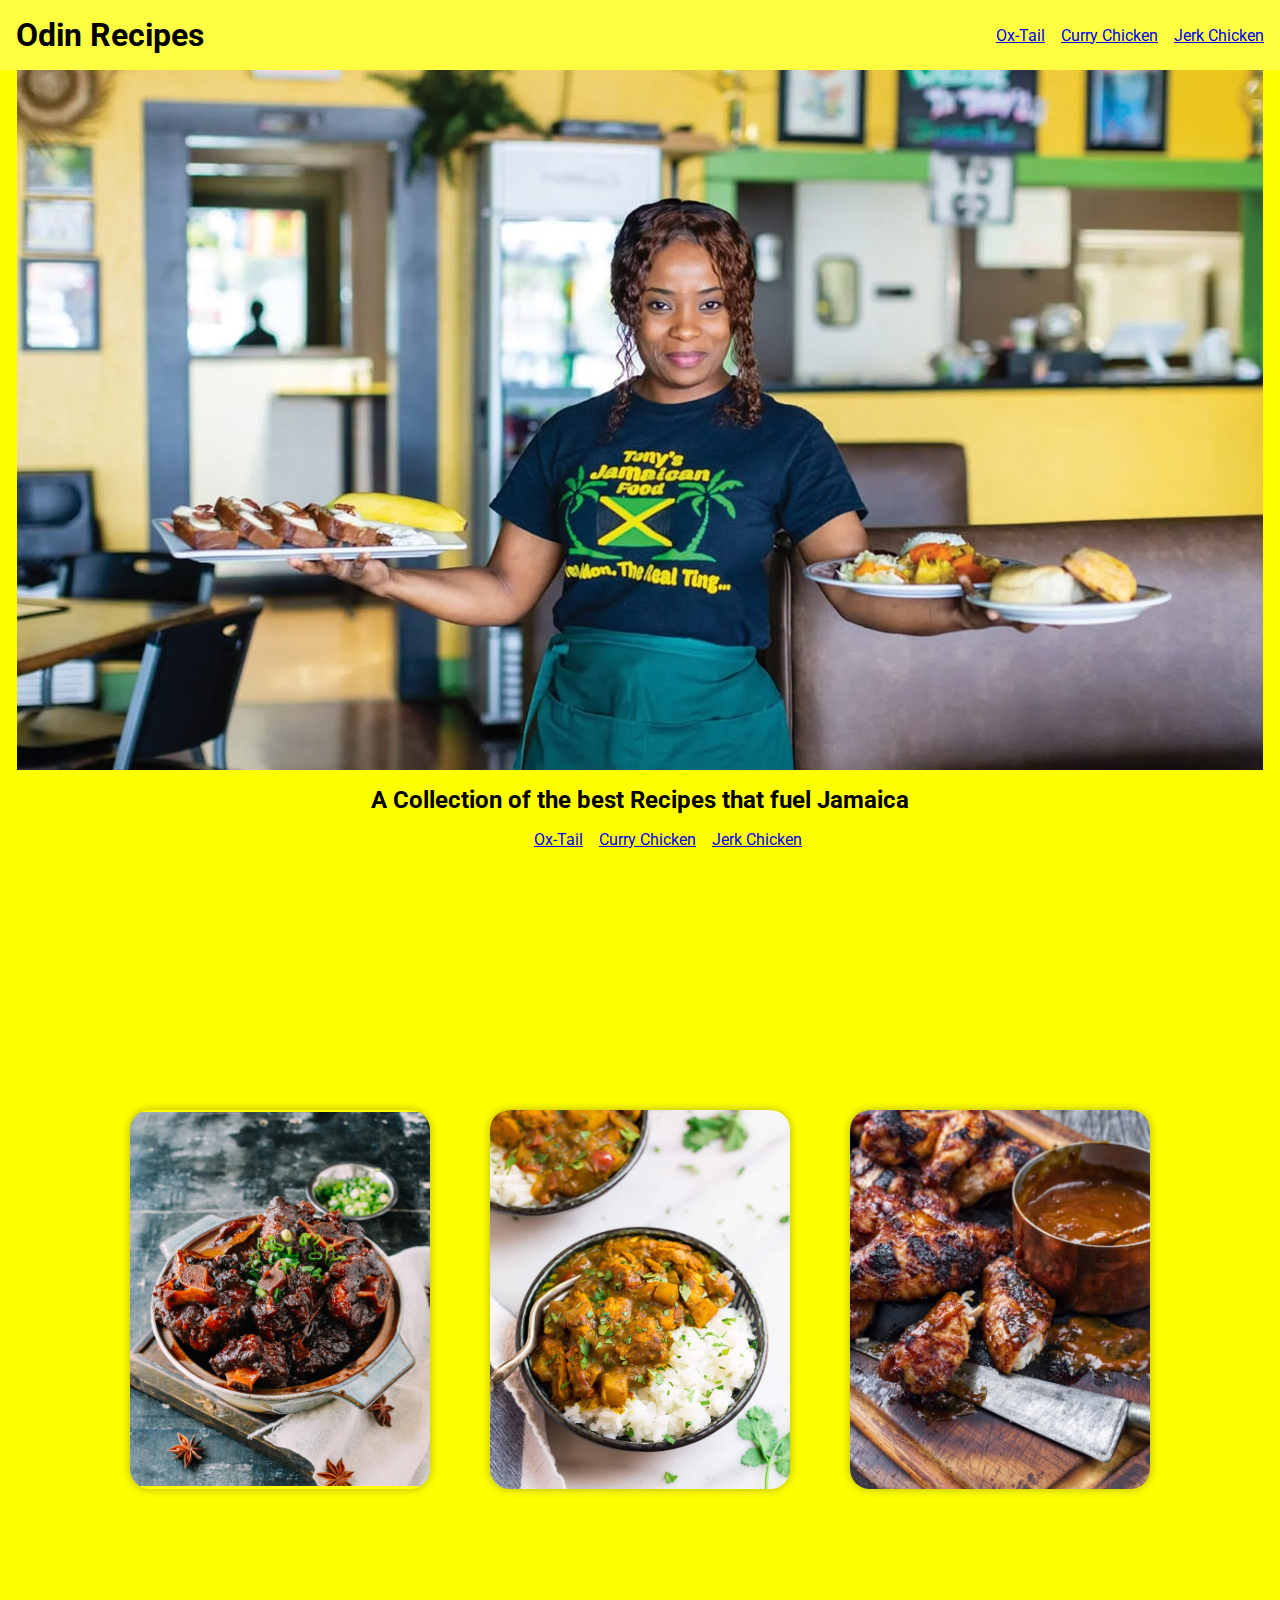
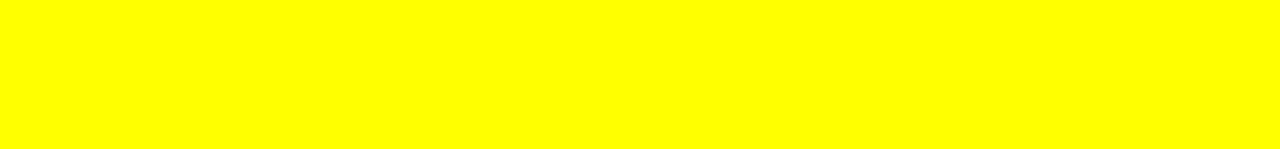
<file: index.html>
<!DOCTYPE html>
<html lang="en">
  <head>
    <meta charset="UTF-8" />
    <meta http-equiv="X-UA-Compatible" content="IE=edge" />
    <meta name="viewport" content="width=device-width, initial-scale=1.0" />
    <title>Document</title>
    <link rel="stylesheet" href="./style.css" />
  </head>
  <body>
    <header>
      <main>

        <nav>
          <h1>Odin Recipes</h1>
          <ul class="navigation">
            <li><a href="recipes/Oxtail.html">Ox-Tail</a></li>
            <li><a href="recipes/Curry.html">Curry Chicken</a></li>
            <li><a href="recipes/Jerk.html">Jerk Chicken</a></li>
          </ul>
        </nav>
      </header>
      <section class="Collection">
        <div class="Jamaica">
          <img src="recipes/html-assets/Cook.jpg" class= "Cook" alt="Cook" />
          <h2>A Collection of the best Recipes that fuel Jamaica</h2>
        </div>
        <div >
          <ul class="meat">
            <li><a href="recipes/Oxtail.html">Ox-Tail</a></li>
          <li><a href="recipes/Curry.html">Curry Chicken</a></li>
          <li><a href="recipes/Jerk.html">Jerk Chicken</a></li>
        </ul>
      </div>
    </section>
  </main>
  <footer>
    <div class="container">
      <div class="card card0">
        <div class="border">
          <a href="recipes/Oxtail.html">Ox-Tail</a>
          <div class="icon">

          </div>
        </div>
      </div>
      
      <div class="card card1">
        <div class="border">
          <a href="recipes/Curry.html">Curry Chicken</a>
          <div class="icon">
            
          </div>
        </div>
      </div>

      <div class="card card2">
        <div class="border">
          <a href="recipes/Jerk.html">Jerk Chicken</a>
          <div class="icon">
            
          </div>
        </div>
      </div>
    </div>
  
  </footer>
  </body>
</html>
</file>
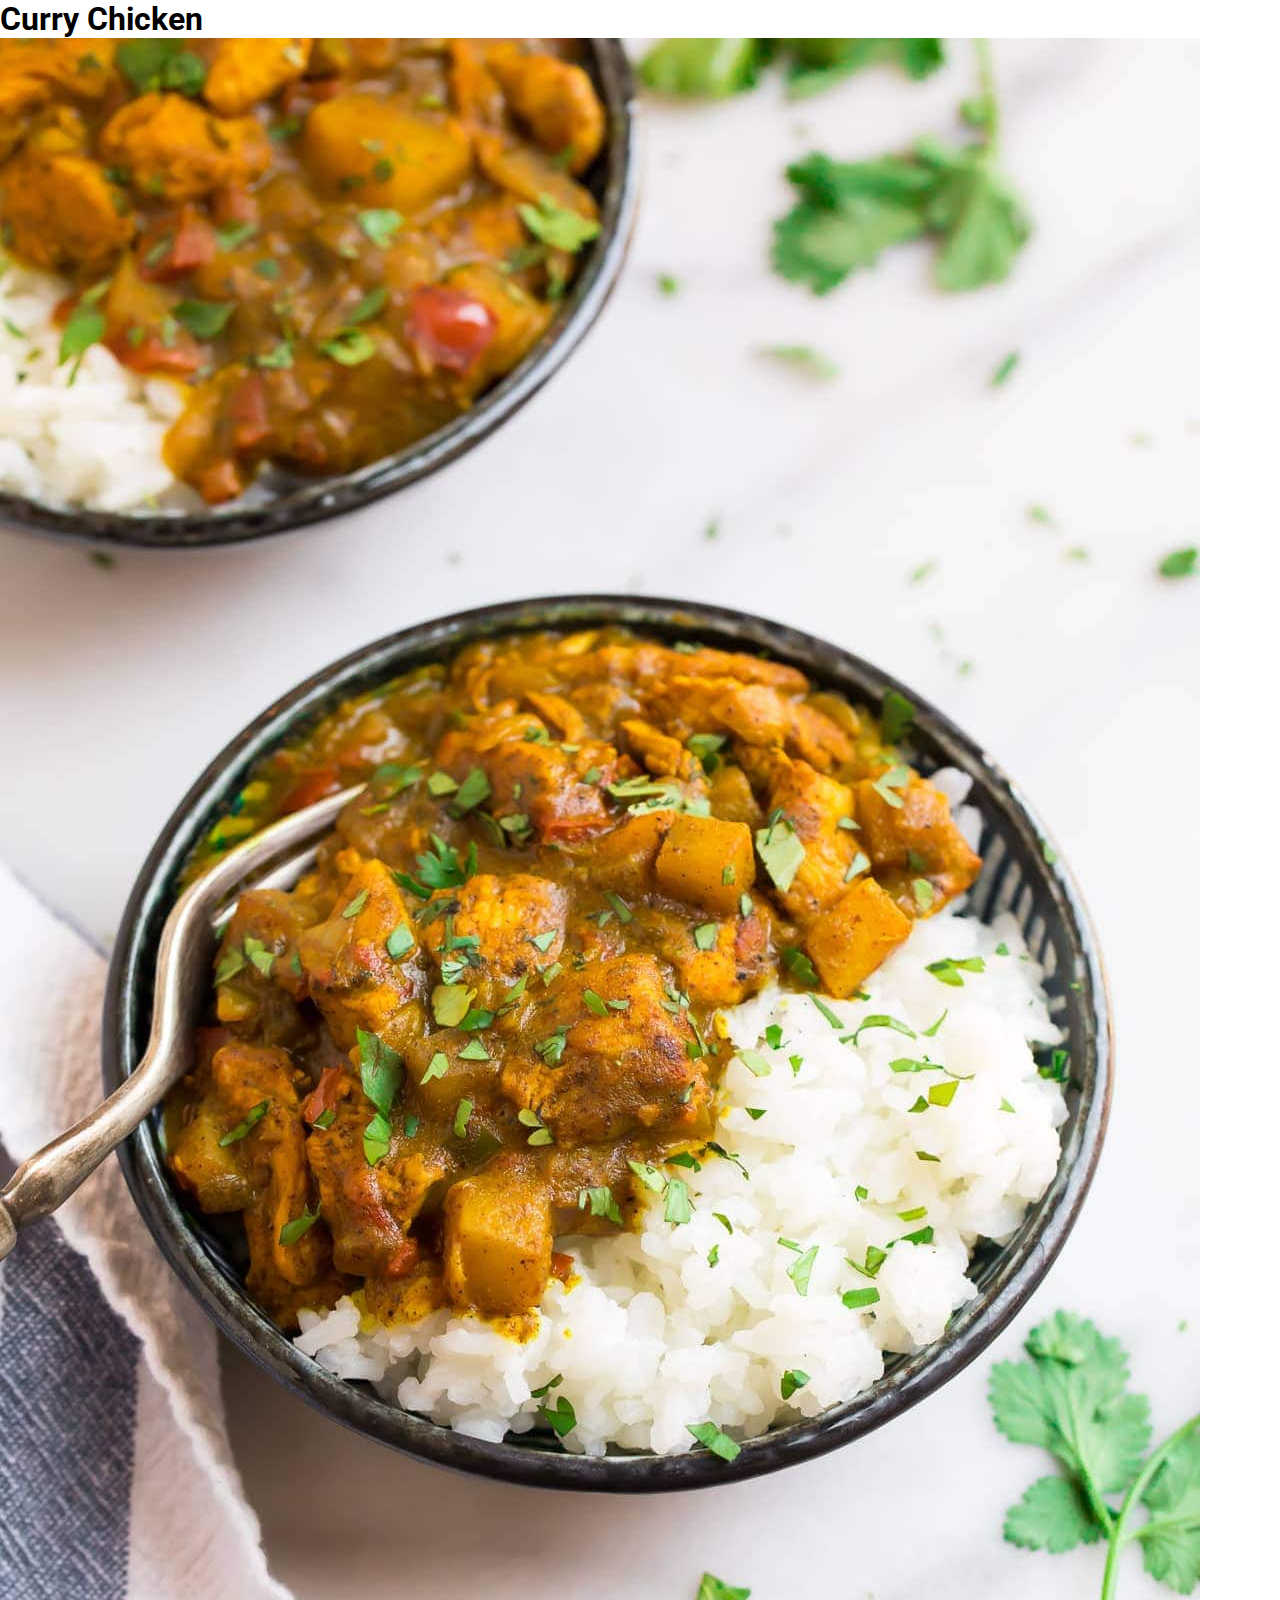
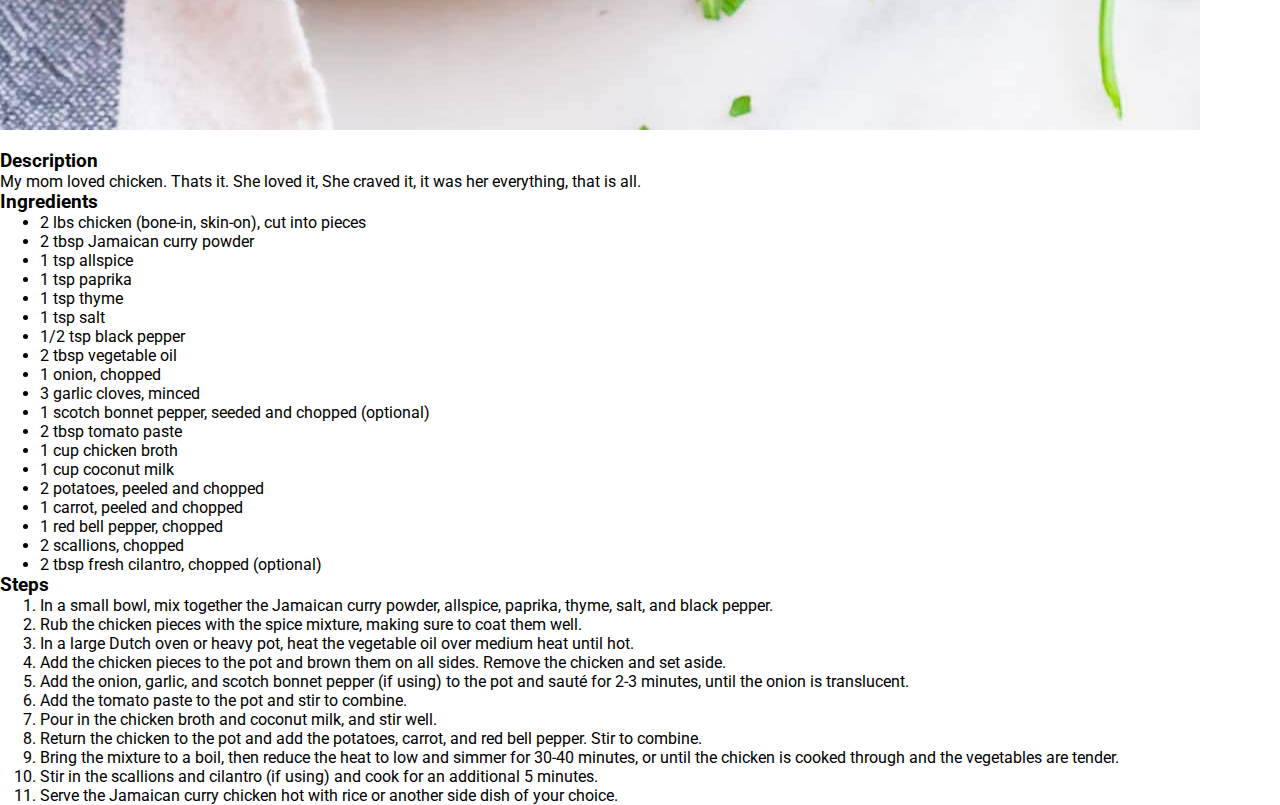
<file: recipes/Curry.html>
<!DOCTYPE html>
<html lang="en">
<head>
    <meta charset="UTF-8">
    <meta http-equiv="X-UA-Compatible" content="IE=edge">
    <meta name="viewport" content="width=device-width, initial-scale=1.0">
    <title>Document</title>
    <link rel="stylesheet" href="../style.css">
</head>
<body>
    <h1>Curry Chicken</h1>
    <img src="./html-assets/Curry.jpg" alt="curry">
    <h3>Description</h3>
    <p>My mom loved chicken. Thats it. She loved it, She craved it, it was her everything, that is all.</p>
    <h3>Ingredients</h3>
    <ul>
        <li>2 lbs chicken (bone-in, skin-on), cut into pieces</li>
        <li>2 tbsp Jamaican curry powder</li>
        <li>1 tsp allspice</li>
        <li>1 tsp paprika</li>
        <li>1 tsp thyme</li>
        <li>1 tsp salt</li>
        <li>1/2 tsp black pepper</li>
        <li>2 tbsp vegetable oil</li>
        <li>1 onion, chopped</li>
        <li>3 garlic cloves, minced</li>
        <li>1 scotch bonnet pepper, seeded and chopped (optional)</li>
        <li>2 tbsp tomato paste</li>
        <li>1 cup chicken broth</li>
        <li>1 cup coconut milk</li>
        <li>2 potatoes, peeled and chopped</li>
        <li>1 carrot, peeled and chopped</li>
        <li>1 red bell pepper, chopped</li>
        <li>2 scallions, chopped</li>
        <li>2 tbsp fresh cilantro, chopped (optional)</li>
    </ul>
    <h3>Steps</h3>
    <ol>
        <li>In a small bowl, mix together the Jamaican curry powder, allspice, paprika, thyme, salt, and black pepper.</li>
        <li>Rub the chicken pieces with the spice mixture, making sure to coat them well.</li>
        <li>In a large Dutch oven or heavy pot, heat the vegetable oil over medium heat until hot.</li>
        <li>Add the chicken pieces to the pot and brown them on all sides. Remove the chicken and set aside.</li>
        <li>Add the onion, garlic, and scotch bonnet pepper (if using) to the pot and sauté for 2-3 minutes, until the onion is translucent.</li>
        <li>Add the tomato paste to the pot and stir to combine.</li>
        <li>Pour in the chicken broth and coconut milk, and stir well.</li>
        <li>Return the chicken to the pot and add the potatoes, carrot, and red bell pepper. Stir to combine.</li>
        <li>Bring the mixture to a boil, then reduce the heat to low and simmer for 30-40 minutes, or until the chicken is cooked through and the vegetables are tender.</li>
        <li>Stir in the scallions and cilantro (if using) and cook for an additional 5 minutes.</li>
        <li>Serve the Jamaican curry chicken hot with rice or another side dish of your choice.</li>
    </ol>
</body>
</html>
</file>
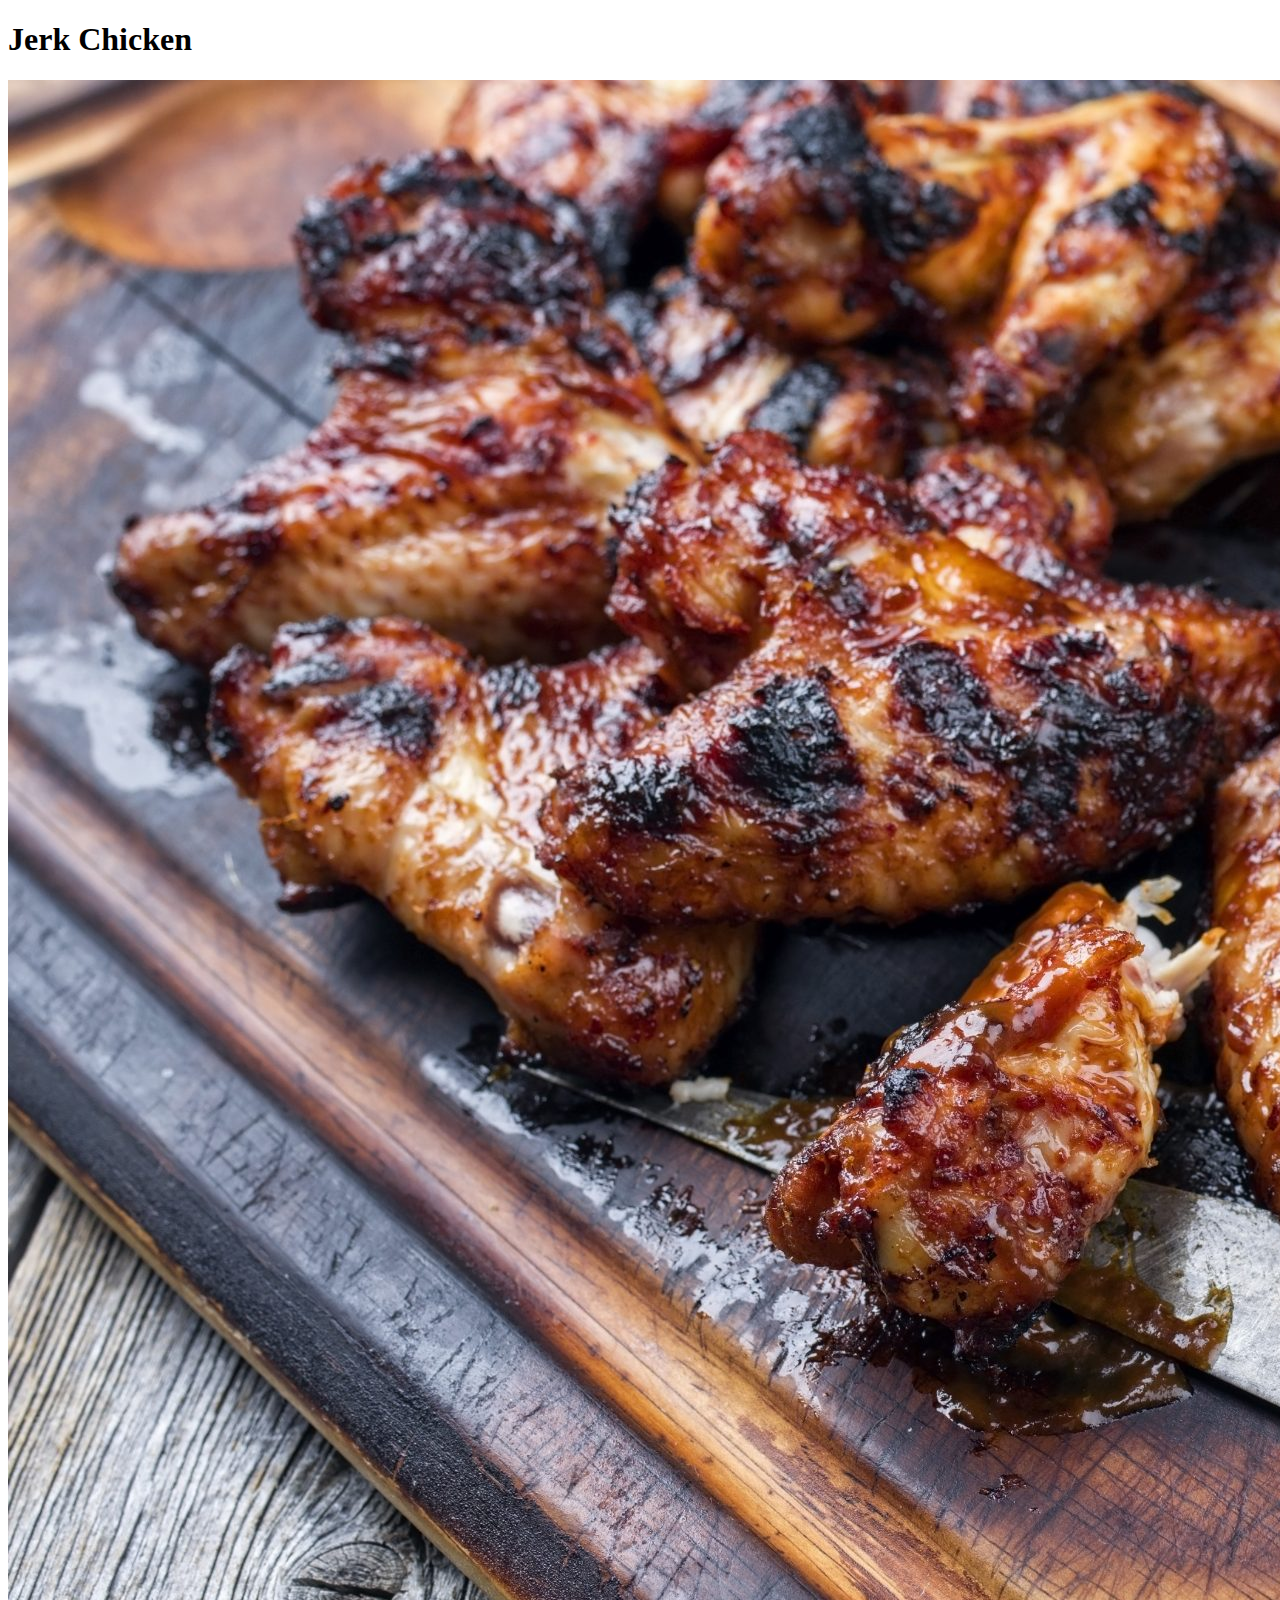
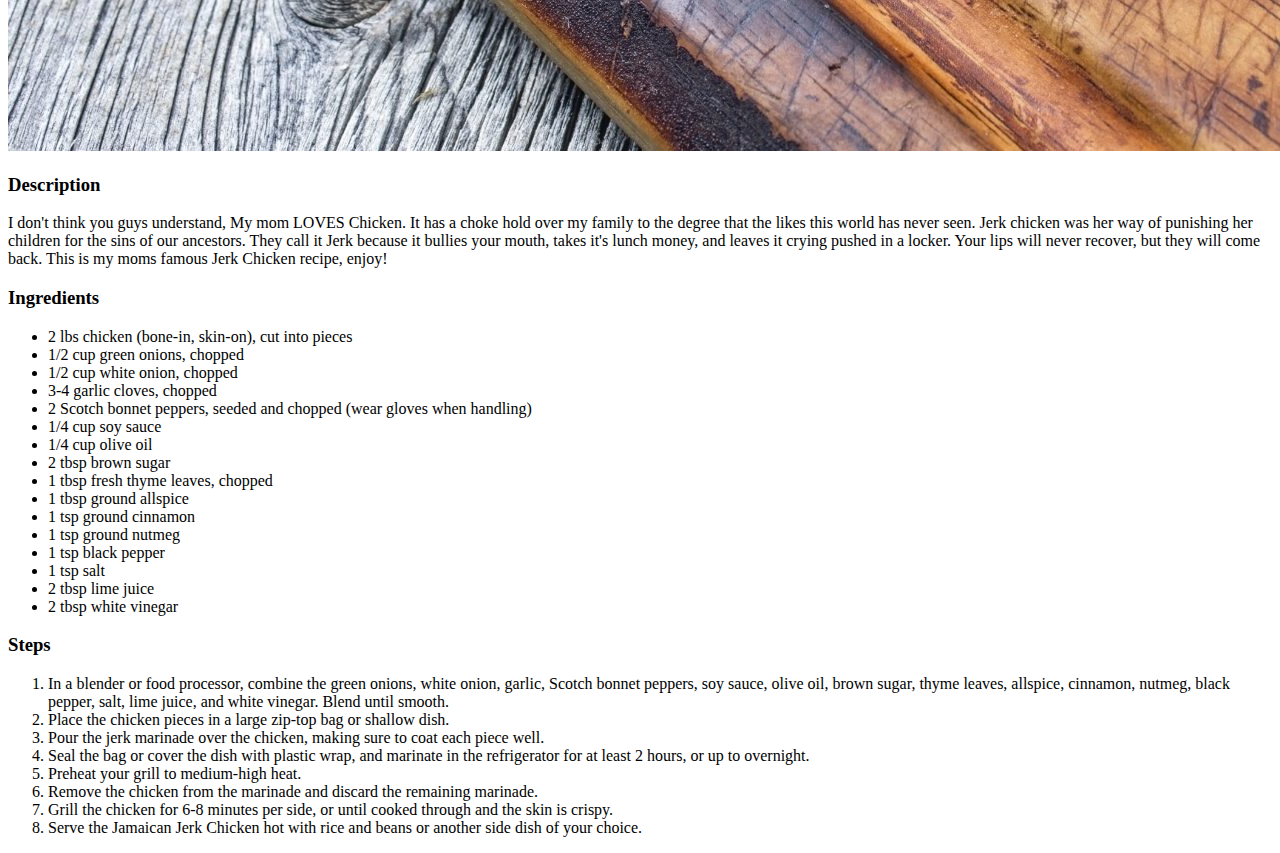
<file: recipes/Jerk.html>
<!DOCTYPE html>
<html lang="en">
<head>
    <meta charset="UTF-8">
    <meta http-equiv="X-UA-Compatible" content="IE=edge">
    <meta name="viewport" content="width=device-width, initial-scale=1.0">
    <title>Document</title>
</head>
<body>
    <h1>Jerk Chicken</h1>
    <img src="./html-assets/Jerk.jpeg" alt="Jerk-Chicken">
    <h3>Description</h3>
    <p>I don't think you guys understand, My mom LOVES Chicken. It has a choke hold over my family to the degree that the likes this world has never seen. Jerk chicken was her way of punishing her children for the sins of our ancestors. They call it Jerk because it bullies your mouth, takes it's lunch money, and leaves it crying pushed in a locker. Your lips will never recover, but they will come back. This is my moms famous Jerk Chicken recipe, enjoy!</p>
    <h3>Ingredients</h3>
    <ul>
        <li>2 lbs chicken (bone-in, skin-on), cut into pieces</li>
        <li>1/2 cup green onions, chopped</li>
        <li>1/2 cup white onion, chopped</li>
        <li>3-4 garlic cloves, chopped</li>
        <li>2 Scotch bonnet peppers, seeded and chopped (wear gloves when handling)</li>
        <li>1/4 cup soy sauce</li>
        <li>1/4 cup olive oil</li>
        <li>2 tbsp brown sugar</li>
        <li>1 tbsp fresh thyme leaves, chopped</li>
        <li>1 tbsp ground allspice</li>
        <li>1 tsp ground cinnamon</li>
        <li>1 tsp ground nutmeg</li>
        <li>1 tsp black pepper</li>
        <li>1 tsp salt</li>
        <li>2 tbsp lime juice</li>
        <li>2 tbsp white vinegar</li>
    </ul>
    <h3>Steps</h3>
    <ol>
        <li>In a blender or food processor, combine the green onions, white onion, garlic, Scotch bonnet peppers, soy sauce, olive oil, brown sugar, thyme leaves, allspice, cinnamon, nutmeg, black pepper, salt, lime juice, and white vinegar. Blend until smooth.        </li>
        <li>Place the chicken pieces in a large zip-top bag or shallow dish.</li>
        <li>Pour the jerk marinade over the chicken, making sure to coat each piece well.</li>
        <li>Seal the bag or cover the dish with plastic wrap, and marinate in the refrigerator for at least 2 hours, or up to overnight.</li>
        <li>Preheat your grill to medium-high heat.</li>
        <li>Remove the chicken from the marinade and discard the remaining marinade.</li>
        <li>Grill the chicken for 6-8 minutes per side, or until cooked through and the skin is crispy.</li>
        <li>Serve the Jamaican Jerk Chicken hot with rice and beans or another side dish of your choice.</li>
    </ol>
</body>
</html>
</file>
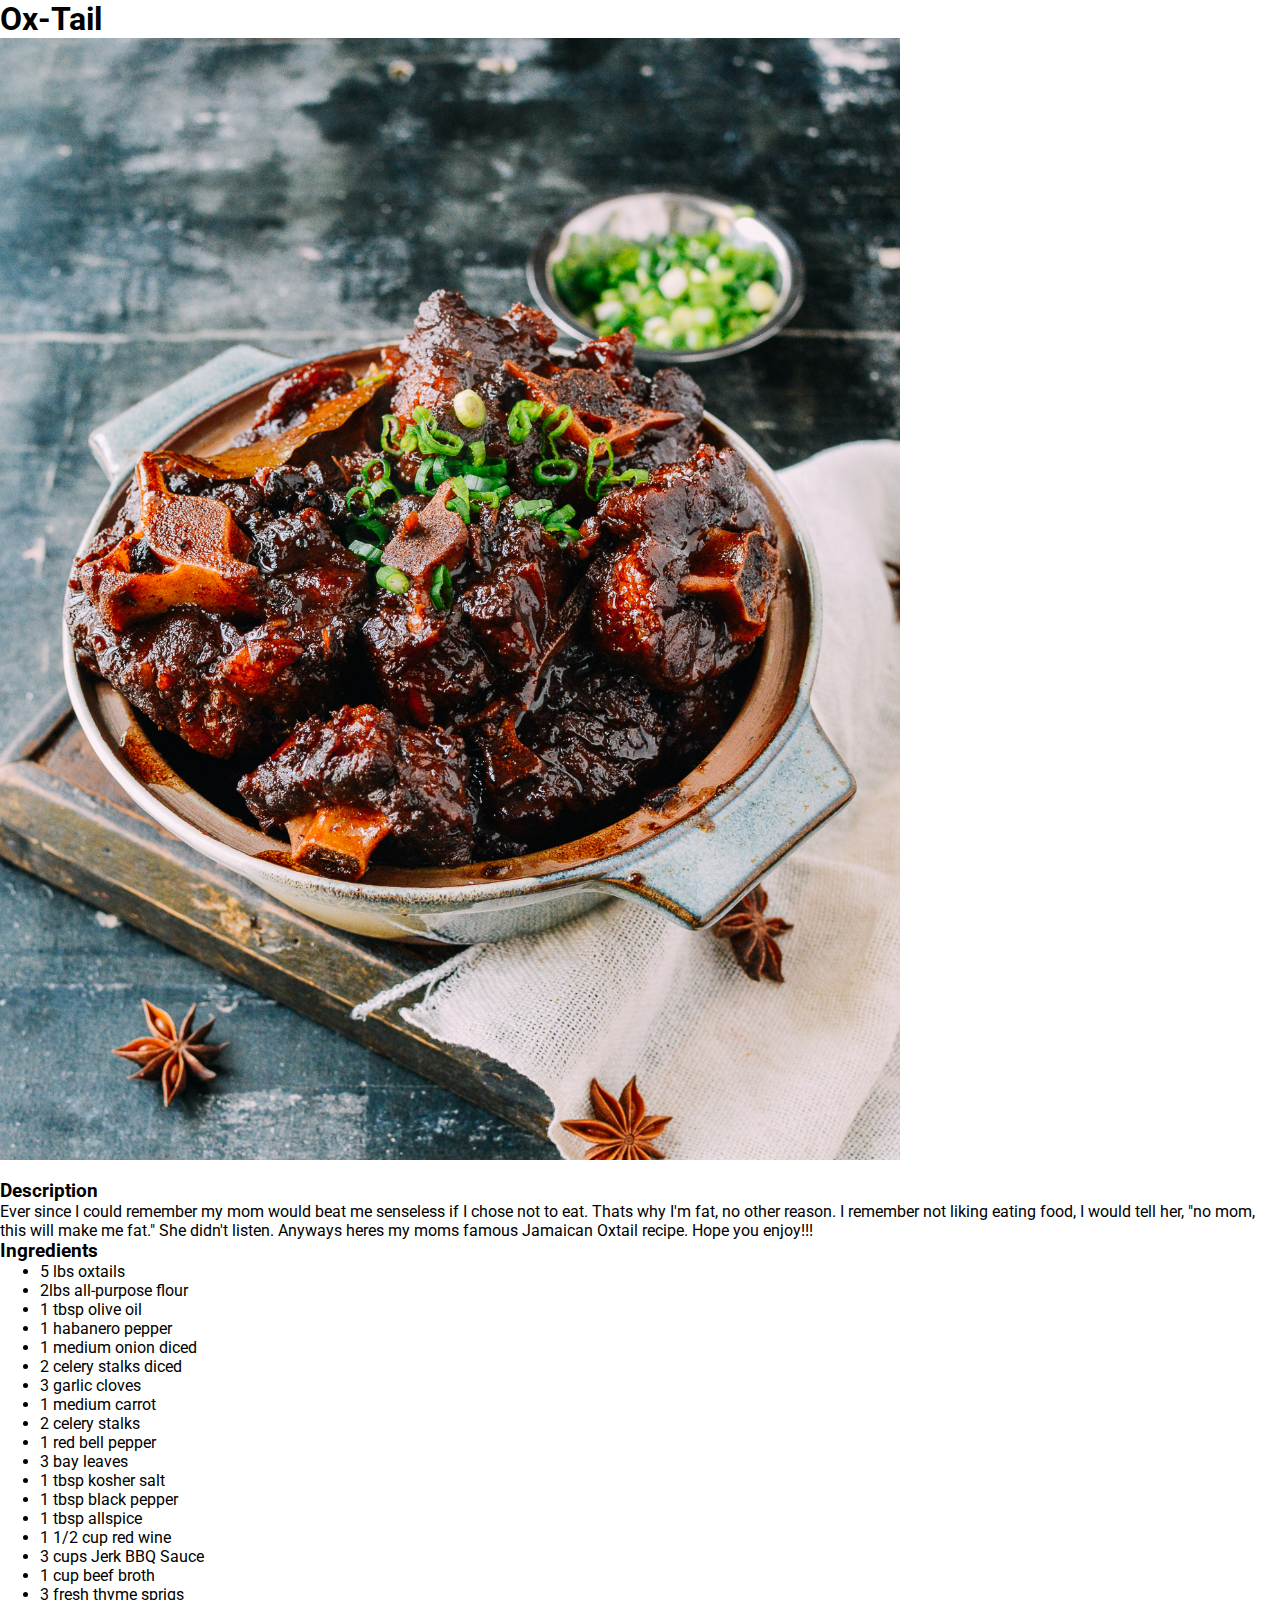
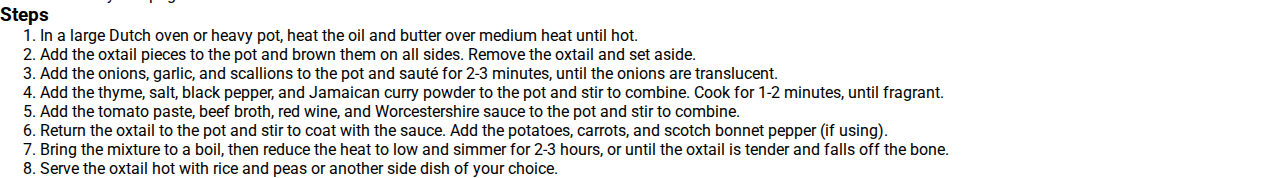
<file: recipes/Oxtail.html>
<!DOCTYPE html>
<html lang="en">
  <head>
    <meta charset="UTF-8" />
    <meta http-equiv="X-UA-Compatible" content="IE=edge" />
    <meta name="viewport" content="width=device-width, initial-scale=1.0" />
    <title>Document</title>
    <link rel="stylesheet" href="../style.css">
  </head>
  <body>
    <h1>Ox-Tail</h1>
    <img src="./html-assets/OXTAIL.jpg" class="Ox-pic" alt="" />
    <h3>Description</h3>
    <p>
      Ever since I could remember my mom would beat me senseless if I chose not
      to eat. Thats why I'm fat, no other reason. I remember not liking eating
      food, I would tell her, "no mom, this will make me fat." She didn't
      listen. Anyways heres my moms famous Jamaican Oxtail recipe. Hope you
      enjoy!!!
    </p>
    <h3>Ingredients</h3>
    <ul>
      <li>5 lbs oxtails</li>
      <li>2lbs all-purpose flour</li>
      <li>1 tbsp olive oil</li>
      <li>1 habanero pepper</li>
      <li>1 medium onion diced</li>
      <li>2 celery stalks diced</li>
      <li>3 garlic cloves</li>
      <li>1 medium carrot</li>
      <li>2 celery stalks</li>
      <li>1 red bell pepper</li>
      <li>3 bay leaves</li>
      <li>1 tbsp kosher salt</li>
      <li>1 tbsp black pepper</li>
      <li>1 tbsp allspice</li>
      <li>1 1/2 cup red wine</li>
      <li>3 cups Jerk BBQ Sauce</li>
      <li>1 cup beef broth</li>
      <li>3 fresh thyme sprigs</li>
    </ul>
    <h3>Steps</h3>
    <ol>
        <li>In a large Dutch oven or heavy pot, heat the oil and butter over medium heat until hot.</li>
        <li>Add the oxtail pieces to the pot and brown them on all sides. Remove the oxtail and set aside.</li>
        <li>Add the onions, garlic, and scallions to the pot and sauté for 2-3 minutes, until the onions are translucent.</li>
        <li>Add the thyme, salt, black pepper, and Jamaican curry powder to the pot and stir to combine. Cook for 1-2 minutes, until fragrant.</li>
        <li>Add the tomato paste, beef broth, red wine, and Worcestershire sauce to the pot and stir to combine.</li>
        <li>Return the oxtail to the pot and stir to coat with the sauce. Add the potatoes, carrots, and scotch bonnet pepper (if using).</li>
        <li>Bring the mixture to a boil, then reduce the heat to low and simmer for 2-3 hours, or until the oxtail is tender and falls off the bone.</li>
        <li>Serve the oxtail hot with rice and peas or another side dish of your choice.</li>
    
    
    
    
      </ol>
  </body>
</html>
</file>
<file: style.css>
@import url('https://fonts.googleapis.com/css2?family=Roboto&display=swap');


*{
    padding: 10;
    margin: 0;
    box-sizing: border-box;
    font-family: "Roboto", sans-serif;

}

nav {
    background-color: rgb(255, 255, 65);
    display: flex;
    justify-content: space-between;
    align-items: center;
    padding: 0 16px;
    height: 70px;
}

.navigation {
    display: flex;
    
}


.navigation li {
    
    list-style-type: none;
    padding-left: 16px;
}


.Jamaica{
    display: flex;
    flex-direction: column;
    justify-content: center;
    align-items: center;
    margin-bottom: 16px;
}

.meat { 
    display: flex;
    justify-content: center;
    align-items: center;
    list-style-type: none;
    
}

.meat li {
    padding-left: 16px;
}


img {
    max-width: 100%;
    margin-bottom: 16px;
}

.Collection {
    background-color: yellow;
}

.container {
    height: 100vh;
    width: 100vw;
    padding: 0 20px;
    display: flex;
    justify-content: center;
    align-items: center;
    background-color: yellow;
}

.border {
    position: relative;
    height: 342px;
    width: 260px;
    background: transparent;
    border-radius: 15px;
    border: 2px solid red;
    opacity: 0;
    transition: 1s;
    display: flex;
    justify-content: center;
    align-items: center;
}

.border:hover {
    opacity: 1;
}
.card {
    height: 379px;
    width: 300px;
    background: #afd81a;
    font-size: 32px;
    margin: 30px;
    border-radius: 20px;
    transition: 0.8s;
    overflow: hidden;
    background: #05910c;
    box-shadow: 0 0 10px rgba(0, 0, 0, .3);
    display: flex;
    justify-content: center;
    align-items: center;
    position: relative;
}

.card a {
    color: #05910c;
    font-weight: bold;
    display: flex;
    justify-content: center;
    align-items: center;
}

.card0 {
    background: url(./html-assets/oxtail.jpg) center center no-repeat;
    background-size: 300px;
}

.card0:hover {
    background: url(./html-assets/oxtail.jpg) left center no-repeat;
    background-size: 600px;
}


.card1 {
    background: url(./recipes/html-assets/Curry.jpg) center center no-repeat;
    background-size: 300px;
}

.card1:hover {
    background: url(./recipes/html-assets/Curry.jpg) center center no-repeat;
    background-size: 600px;
}


.card2 {
    background: url(./recipes/html-assets/Jerk.jpeg) center center no-repeat;
    background-size: 600px;
}

.card2:hover:hover {
    background: url(./recipes/html-assets/Jerk.jpeg) right center no-repeat;
    background-size: 900px;
}

.Ox-pic {
    max-height: 100%;
    max-width: 100vh;
}
</file>
